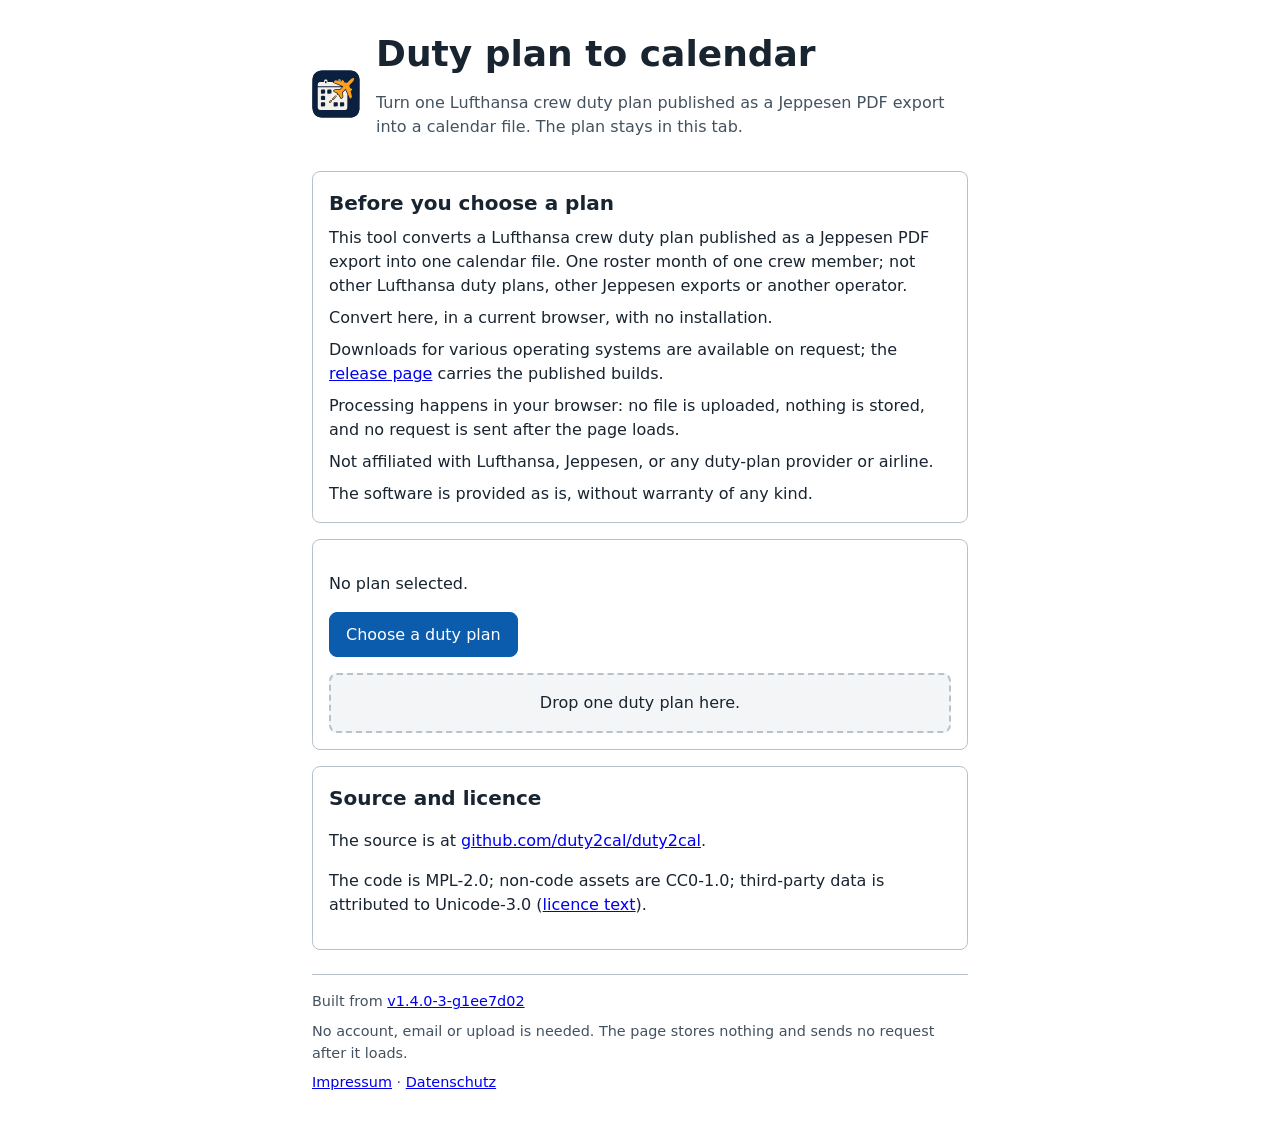
<file: index.html>
<!doctype html>
<html lang="en">
<head>
  <meta charset="utf-8">
  <meta name="viewport" content="width=device-width, initial-scale=1">
  <!-- connect-src 'none' forbids every fetch; the WASM bytes are inlined by
       scripts/build-web.sh and passed to init(bytes). Never weaken this. -->
  <meta http-equiv="Content-Security-Policy" content="default-src 'self'; connect-src 'none'; script-src 'self' 'wasm-unsafe-eval'; style-src 'self'; img-src 'self' data:; object-src 'none'; base-uri 'none'; form-action 'none'">
  <title>Duty plan to calendar</title>
  <link rel="icon" type="image/svg+xml" href="./icon.svg">
  <link rel="icon" type="image/png" href="./icon.png">
  <link rel="stylesheet" href="./styles.css">
  <script src="./capability.js" defer></script>
  <script type="module" src="./app.js"></script>
</head>
<body>
  <header class="page-header">
    <div class="brand">
      <img class="app-icon" src="./icon.svg" alt="duty2cal" width="48" height="48">
      <div class="brand-text">
        <h1>Duty plan to calendar</h1>
        <p class="lede">Turn one Lufthansa crew duty plan published as a Jeppesen PDF export into a calendar file. The plan stays in this tab.</p>
      </div>
    </div>
  </header>

  <main>
    <section id="terms" class="panel" aria-labelledby="terms-heading">
      <h2 id="terms-heading">Before you choose a plan</h2>
      <ul class="statements">
        <li data-site-statement="what-it-does">This tool converts a Lufthansa crew duty plan published as a Jeppesen PDF export into one calendar file. One roster month of one crew member; not other Lufthansa duty plans, other Jeppesen exports or another operator.</li>
        <li data-site-statement="browser-route">Convert here, in a current browser, with no installation.</li>
        <li data-site-statement="archive-route">Downloads for various operating systems are available on request; the <a href="https://github.com/duty2cal/duty2cal/releases">release page</a> carries the published builds.</li>
        <li data-site-statement="privacy">Processing happens in your browser: no file is uploaded, nothing is stored, and no request is sent after the page loads.</li>
        <li data-site-statement="non-affiliation">Not affiliated with Lufthansa, Jeppesen, or any duty-plan provider or airline.</li>
        <li data-site-statement="as-is">The software is provided as is, without warranty of any kind.</li>
      </ul>
    </section>

    <section id="cannot-run" class="panel panel--failure" hidden>
      <h2>This browser cannot run the converter</h2>
      <p id="cannot-run-reason"></p>
    </section>

    <section id="plan-actions" class="panel" hidden>
      <p id="status" role="status" aria-live="polite">No plan selected.</p>
      <div class="controls">
        <button id="choose" type="button" class="button">Choose a duty plan</button>
        <label class="visually-hidden" for="plan">Choose a duty plan</label>
        <input id="plan" type="file" accept="application/pdf,.pdf" hidden>
      </div>
      <div id="drop-zone" class="drop-zone">Drop one duty plan here.</div>
      <div id="offer" class="offer" hidden>
        <h2>Calendar ICS ready</h2>
        <p id="ready-status" class="offer-note" role="status" aria-live="polite"></p>
        <div id="warnings" class="diagnostics" hidden>
          <h3>Unknown duties</h3>
          <ul id="warning-list" class="diagnostics__list"></ul>
        </div>
        <p id="offer-copy">You can choose where to save the file.</p>
        <div id="offer-links"></div>
        <p id="offer-note" class="offer-note" hidden></p>
        <button id="reset-ready" type="button" class="button">Open new/next duty plan PDF</button>
      </div>
      <section id="failure" class="panel panel--failure" role="alert" hidden>
        <h2>Conversion failed</h2>
        <p id="failure-reason"></p>
        <div id="failure-errors" class="diagnostics" hidden>
          <h3>Errors</h3>
          <ul id="error-list" class="diagnostics__list"></ul>
        </div>
        <div id="failure-warnings" class="diagnostics" hidden>
          <h3>Warnings</h3>
          <ul id="failure-warning-list" class="diagnostics__list"></ul>
        </div>
        <div id="failure-offer"></div>
        <p id="failure-note" hidden></p>
        <button id="reset" type="button" class="button">Choose another plan</button>
      </section>
    </section>

    <section id="source" class="panel" aria-labelledby="source-heading">
      <h2 id="source-heading">Source and licence</h2>
      <p data-site-statement="source">The source is at <a href="https://github.com/duty2cal/duty2cal">github.com/duty2cal/duty2cal</a>.</p>
      <p data-site-statement="license">The code is MPL-2.0; non-code assets are CC0-1.0; third-party data is attributed to Unicode-3.0 (<a href="https://github.com/duty2cal/duty2cal/blob/main/LICENSES/MPL-2.0.txt">licence text</a>).</p>
    </section>
  </main>

  <footer class="page-footer">
    <p>Built from <a href="https://github.com/duty2cal/duty2cal/commit/1ee7d02b02cb3742f6bf9a5e1b25597565072435"><span data-site-statement="built-revision">v1.4.0-3-g1ee7d02</span></a></p>
    <p>No account, email or upload is needed. The page stores nothing and sends no request after it loads.</p>
    <p><a href="./impressum.html">Impressum</a> · <a href="./privacy.html">Datenschutz</a></p>
  </footer>
</body>
</html>
</file>
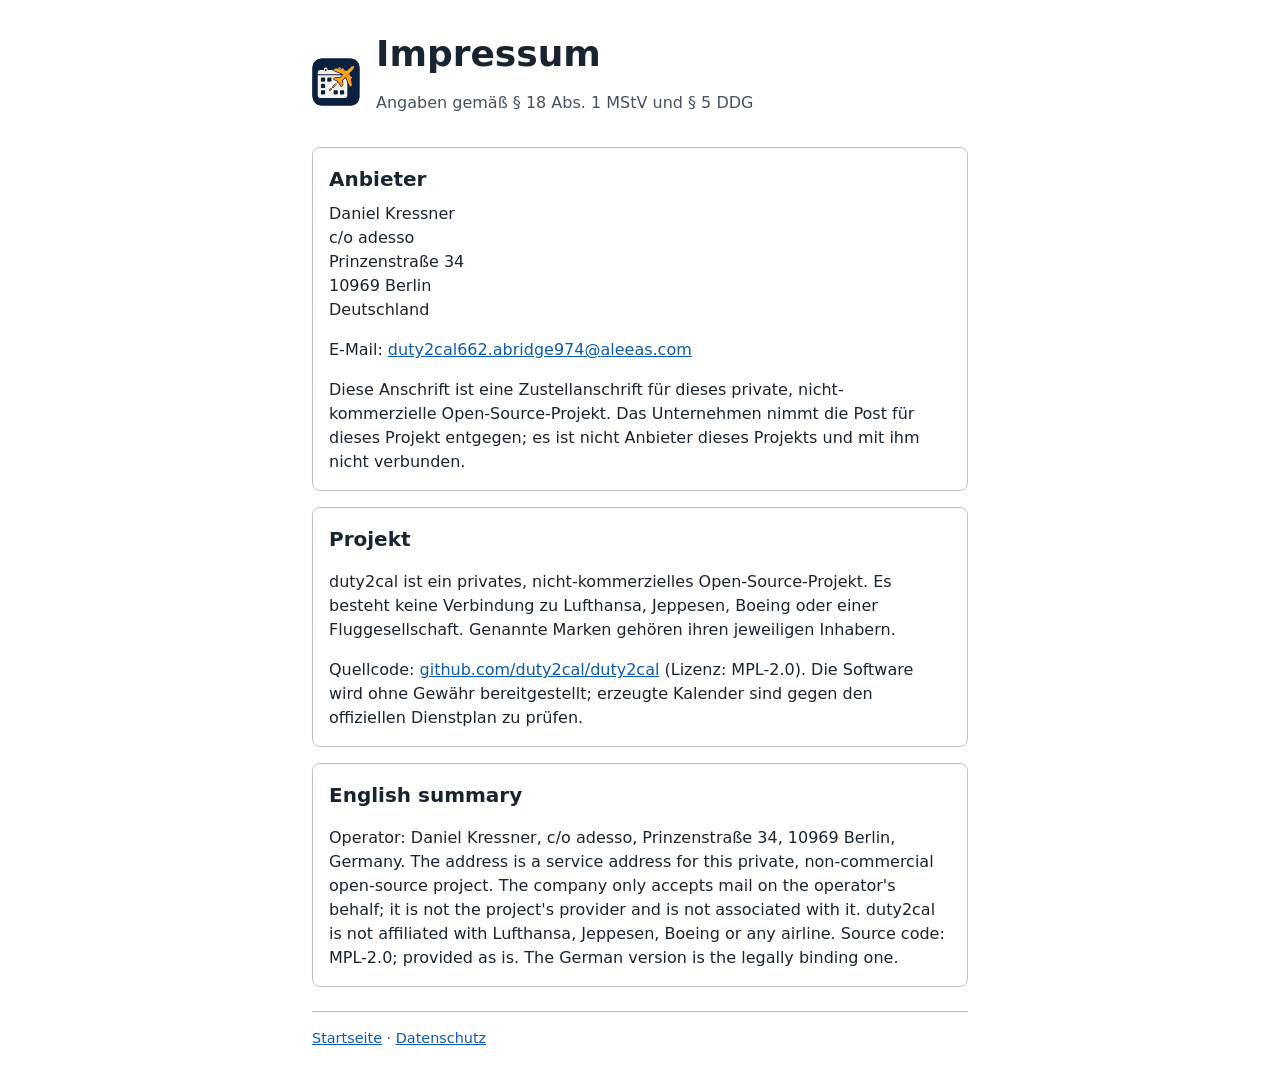
<file: impressum.html>
<!doctype html>
<html lang="de">
<head>
  <meta charset="utf-8">
  <meta name="viewport" content="width=device-width, initial-scale=1">
  <meta http-equiv="Content-Security-Policy" content="default-src 'self'; script-src 'none'; style-src 'self'; img-src 'self' data:; connect-src 'none'; object-src 'none'; base-uri 'none'; form-action 'none'">
  <title>Impressum — duty2cal</title>
  <link rel="icon" type="image/svg+xml" href="./icon.svg">
  <link rel="icon" type="image/png" href="./icon.png">
  <link rel="stylesheet" href="./styles.css">
</head>
<body class="notice-page">
  <header class="page-header">
    <div class="brand">
      <img class="app-icon" src="./icon.svg" alt="duty2cal" width="48" height="48">
      <div class="brand-text">
        <h1>Impressum</h1>
        <p class="lede">Angaben gemäß § 18 Abs. 1 MStV und § 5 DDG</p>
      </div>
    </div>
  </header>

  <main>
    <section class="panel notice" aria-labelledby="operator">
      <h2 id="operator">Anbieter</h2>
      <address>
        Daniel Kressner<br>
        c/o adesso<br>
        Prinzenstraße 34<br>
        10969 Berlin<br>
        Deutschland
      </address>
      <p>E-Mail: <a href="mailto:duty2cal662.abridge974@aleeas.com">duty2cal662.abridge974@<wbr>aleeas.com</a></p>
      <p>Diese Anschrift ist eine Zustellanschrift für dieses private, nicht-kommerzielle Open-Source-Projekt. Das Unternehmen nimmt die Post für dieses Projekt entgegen; es ist nicht Anbieter dieses Projekts und mit ihm nicht verbunden.</p>
    </section>

    <section class="panel notice" aria-labelledby="project">
      <h2 id="project">Projekt</h2>
      <p>duty2cal ist ein privates, nicht-kommerzielles Open-Source-Projekt. Es besteht keine Verbindung zu Lufthansa, Jeppesen, Boeing oder einer Fluggesellschaft. Genannte Marken gehören ihren jeweiligen Inhabern.</p>
      <p>Quellcode: <a href="https://github.com/duty2cal/duty2cal">github.com/duty2cal/duty2cal</a> (Lizenz: MPL-2.0). Die Software wird ohne Gewähr bereitgestellt; erzeugte Kalender sind gegen den offiziellen Dienstplan zu prüfen.</p>
    </section>

    <section class="panel notice" lang="en" aria-labelledby="english">
      <h2 id="english">English summary</h2>
      <p>Operator: Daniel Kressner, c/o adesso, Prinzenstraße 34, 10969 Berlin, Germany. The address is a service address for this private, non-commercial open-source project. The company only accepts mail on the operator's behalf; it is not the project's provider and is not associated with it. duty2cal is not affiliated with Lufthansa, Jeppesen, Boeing or any airline. Source code: MPL-2.0; provided as is. The German version is the legally binding one.</p>
    </section>
  </main>

  <footer class="page-footer">
    <p><a href="./index.html">Startseite</a> · <a href="./privacy.html">Datenschutz</a></p>
  </footer>
</body>
</html>
</file>
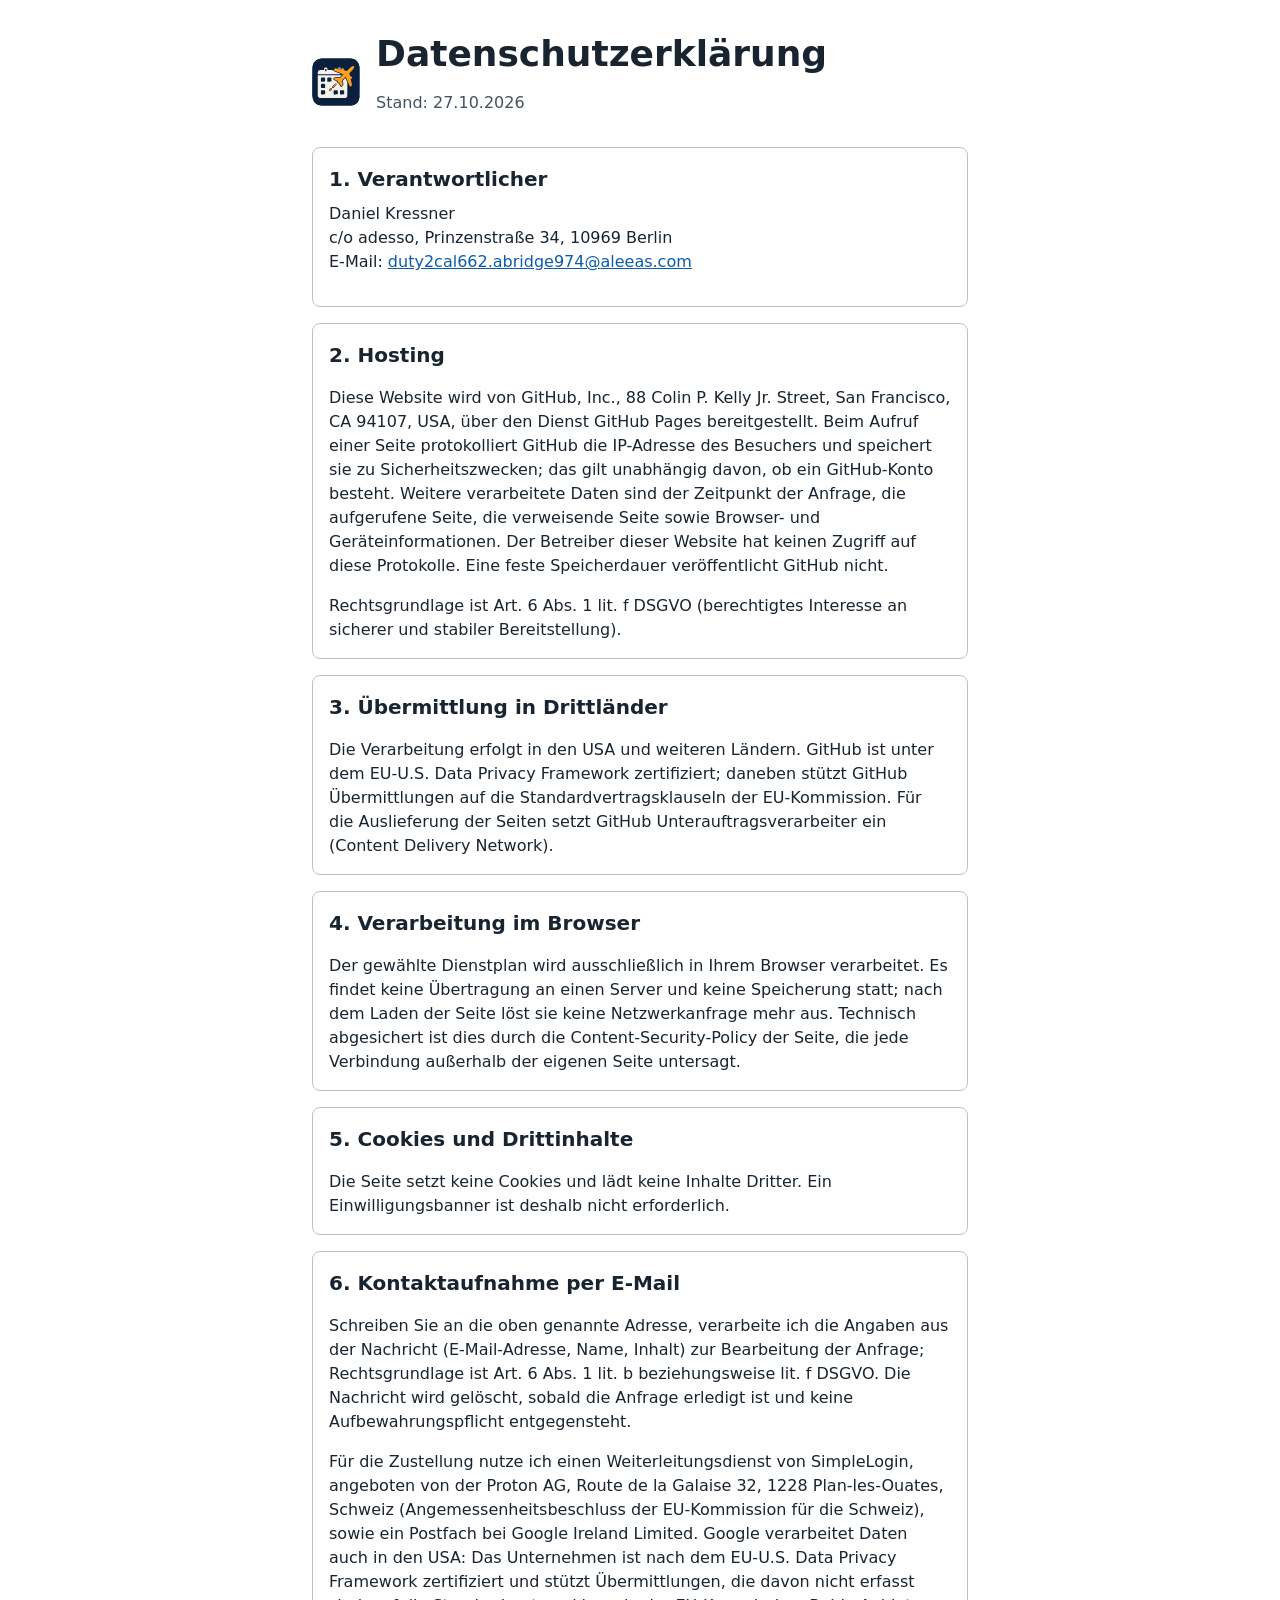
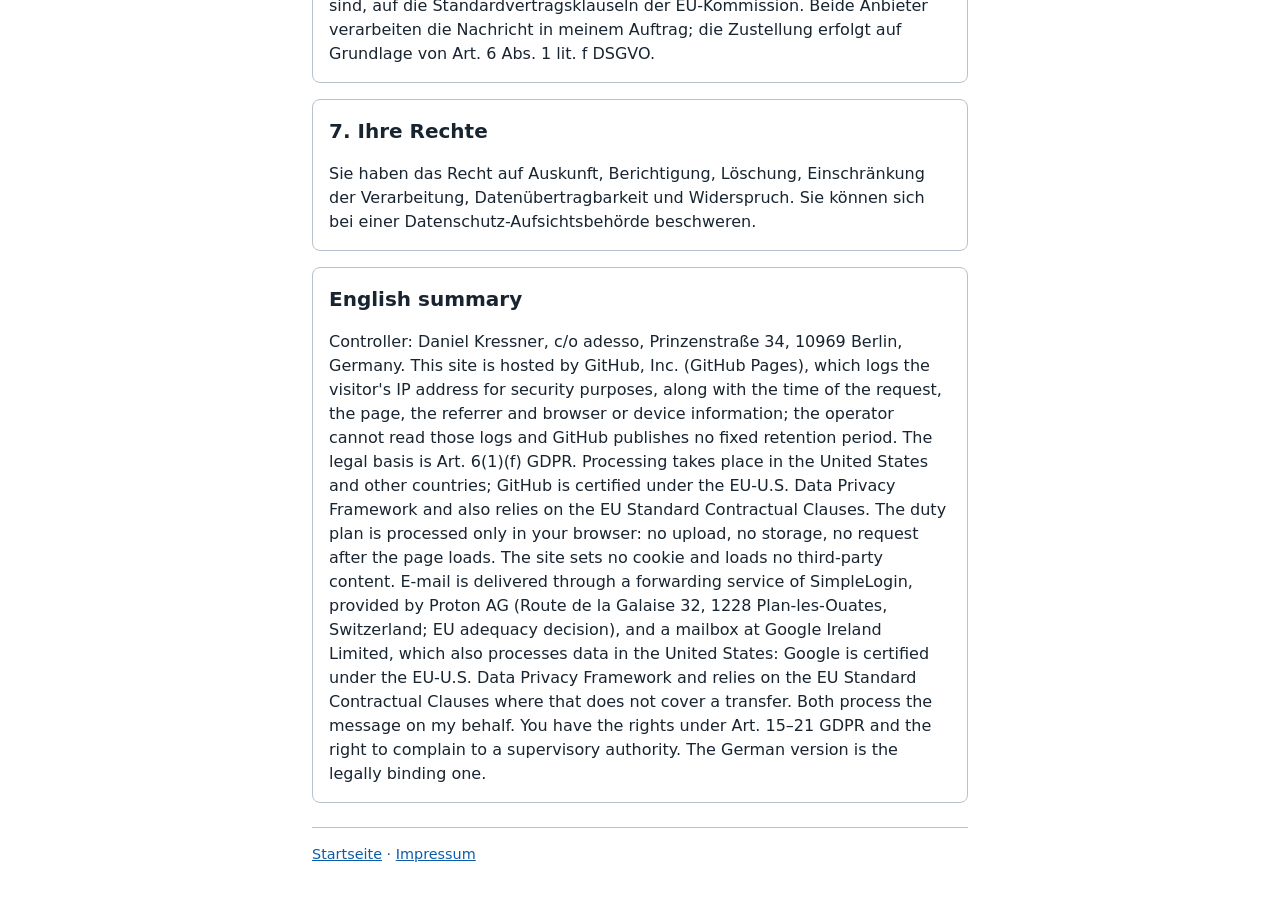
<file: privacy.html>
<!doctype html>
<html lang="de">
<head>
  <meta charset="utf-8">
  <meta name="viewport" content="width=device-width, initial-scale=1">
  <meta http-equiv="Content-Security-Policy" content="default-src 'self'; script-src 'none'; style-src 'self'; img-src 'self' data:; connect-src 'none'; object-src 'none'; base-uri 'none'; form-action 'none'">
  <title>Datenschutzerklärung — duty2cal</title>
  <link rel="icon" type="image/svg+xml" href="./icon.svg">
  <link rel="icon" type="image/png" href="./icon.png">
  <link rel="stylesheet" href="./styles.css">
</head>
<body class="notice-page">
  <header class="page-header">
    <div class="brand">
      <img class="app-icon" src="./icon.svg" alt="duty2cal" width="48" height="48">
      <div class="brand-text">
        <h1>Datenschutz&shy;erklärung</h1>
        <p class="lede">Stand: 27.10.2026</p>
      </div>
    </div>
  </header>

  <main>
    <section class="panel notice" aria-labelledby="controller">
      <h2 id="controller">1. Verantwortlicher</h2>
      <address>
        Daniel Kressner<br>
        c/o adesso, Prinzenstraße 34, 10969 Berlin<br>
        E-Mail: <a href="mailto:duty2cal662.abridge974@aleeas.com">duty2cal662.abridge974@<wbr>aleeas.com</a>
      </address>
    </section>

    <section class="panel notice" aria-labelledby="hosting">
      <h2 id="hosting">2. Hosting</h2>
      <p>Diese Website wird von GitHub, Inc., 88 Colin P. Kelly Jr. Street, San Francisco, CA 94107, USA, über den Dienst GitHub Pages bereitgestellt. Beim Aufruf einer Seite protokolliert GitHub die IP-Adresse des Besuchers und speichert sie zu Sicherheitszwecken; das gilt unabhängig davon, ob ein GitHub-Konto besteht. Weitere verarbeitete Daten sind der Zeitpunkt der Anfrage, die aufgerufene Seite, die verweisende Seite sowie Browser- und Geräteinformationen. Der Betreiber dieser Website hat keinen Zugriff auf diese Protokolle. Eine feste Speicherdauer veröffentlicht GitHub nicht.</p>
      <p>Rechtsgrundlage ist Art. 6 Abs. 1 lit. f DSGVO (berechtigtes Interesse an sicherer und stabiler Bereitstellung).</p>
    </section>

    <section class="panel notice" aria-labelledby="transfer">
      <h2 id="transfer">3. Übermittlung in Drittländer</h2>
      <p>Die Verarbeitung erfolgt in den USA und weiteren Ländern. GitHub ist unter dem EU-U.S. Data Privacy Framework zertifiziert; daneben stützt GitHub Übermittlungen auf die Standardvertragsklauseln der EU-Kommission. Für die Auslieferung der Seiten setzt GitHub Unterauftragsverarbeiter ein (Content Delivery Network).</p>
    </section>

    <section class="panel notice" aria-labelledby="browser">
      <h2 id="browser">4. Verarbeitung im Browser</h2>
      <p>Der gewählte Dienstplan wird ausschließlich in Ihrem Browser verarbeitet. Es findet keine Übertragung an einen Server und keine Speicherung statt; nach dem Laden der Seite löst sie keine Netzwerkanfrage mehr aus. Technisch abgesichert ist dies durch die Content-Security-Policy der Seite, die jede Verbindung außerhalb der eigenen Seite untersagt.</p>
    </section>

    <section class="panel notice" aria-labelledby="cookies">
      <h2 id="cookies">5. Cookies und Drittinhalte</h2>
      <p>Die Seite setzt keine Cookies und lädt keine Inhalte Dritter. Ein Einwilligungsbanner ist deshalb nicht erforderlich.</p>
    </section>

    <section class="panel notice" aria-labelledby="mail">
      <h2 id="mail">6. Kontaktaufnahme per E-Mail</h2>
      <p>Schreiben Sie an die oben genannte Adresse, verarbeite ich die Angaben aus der Nachricht (E-Mail-Adresse, Name, Inhalt) zur Bearbeitung der Anfrage; Rechtsgrundlage ist Art. 6 Abs. 1 lit. b beziehungsweise lit. f DSGVO. Die Nachricht wird gelöscht, sobald die Anfrage erledigt ist und keine Aufbewahrungspflicht entgegensteht.</p>
      <p>Für die Zustellung nutze ich einen Weiterleitungsdienst von SimpleLogin, angeboten von der Proton AG, Route de la Galaise 32, 1228 Plan-les-Ouates, Schweiz (Angemessenheitsbeschluss der EU-Kommission für die Schweiz), sowie ein Postfach bei Google Ireland Limited. Google verarbeitet Daten auch in den USA: Das Unternehmen ist nach dem EU-U.S. Data Privacy Framework zertifiziert und stützt Übermittlungen, die davon nicht erfasst sind, auf die Standardvertragsklauseln der EU-Kommission. Beide Anbieter verarbeiten die Nachricht in meinem Auftrag; die Zustellung erfolgt auf Grundlage von Art. 6 Abs. 1 lit. f DSGVO.</p>
    </section>

    <section class="panel notice" aria-labelledby="rights">
      <h2 id="rights">7. Ihre Rechte</h2>
      <p>Sie haben das Recht auf Auskunft, Berichtigung, Löschung, Einschränkung der Verarbeitung, Datenübertragbarkeit und Widerspruch. Sie können sich bei einer Datenschutz-Aufsichtsbehörde beschweren.</p>
    </section>

    <section class="panel notice" lang="en" aria-labelledby="english">
      <h2 id="english">English summary</h2>
      <p>Controller: Daniel Kressner, c/o adesso, Prinzenstraße 34, 10969 Berlin, Germany. This site is hosted by GitHub, Inc. (GitHub Pages), which logs the visitor's IP address for security purposes, along with the time of the request, the page, the referrer and browser or device information; the operator cannot read those logs and GitHub publishes no fixed retention period. The legal basis is Art. 6(1)(f) GDPR. Processing takes place in the United States and other countries; GitHub is certified under the EU-U.S. Data Privacy Framework and also relies on the EU Standard Contractual Clauses. The duty plan is processed only in your browser: no upload, no storage, no request after the page loads. The site sets no cookie and loads no third-party content. E-mail is delivered through a forwarding service of SimpleLogin, provided by Proton AG (Route de la Galaise 32, 1228 Plan-les-Ouates, Switzerland; EU adequacy decision), and a mailbox at Google Ireland Limited, which also processes data in the United States: Google is certified under the EU-U.S. Data Privacy Framework and relies on the EU Standard Contractual Clauses where that does not cover a transfer. Both process the message on my behalf. You have the rights under Art. 15–21 GDPR and the right to complain to a supervisory authority. The German version is the legally binding one.</p>
    </section>
  </main>

  <footer class="page-footer">
    <p><a href="./index.html">Startseite</a> · <a href="./impressum.html">Impressum</a></p>
  </footer>
</body>
</html>
</file>
<file: styles.css>
/* SPDX-License-Identifier: MPL-2.0
   Converter screen tokens and layout. Colours meet WCAG 2.2 AA; motion uses
   only opacity/translate and collapses under prefers-reduced-motion. */
:root {
  --surface: #ffffff;
  --surface-muted: #f3f5f7;
  --ink: #182430;
  --ink-muted: #44525f;
  --accent: #0b5cad;
  --accent-ink: #ffffff;
  --border: #b8c2cc;
  --failure-surface: #fdf1f0;
  --failure-ink: #8a1c13;
  --focus: #0b5cad;
  --motion-duration: 120ms;
  --radius: 8px;
  --space: 1rem;
  font-family: system-ui, -apple-system, 'Segoe UI', Roboto, sans-serif;
}

@media (prefers-reduced-motion: reduce) {
  :root {
    --motion-duration: 0ms;
  }
}

body {
  box-sizing: border-box;
  margin: 0 auto;
  max-width: 720px;
  padding: 16px;
  background: var(--surface);
  color: var(--ink);
  line-height: 1.5;
}

h1 {
  font-size: 28px;
  line-height: 1.2;
  margin: 0 0 0.5rem;
}

@media (min-width: 480px) {
  body {
    padding: 24px;
  }
}

@media (min-width: 720px) {
  body {
    max-width: 720px;
    padding: 32px;
  }

  h1 {
    font-size: 36px;
  }
}

@media (max-width: 479px) {
  .controls {
    flex-direction: column;
  }

  .controls .button {
    width: 100%;
  }
}

h2 {
  font-size: 1.25rem;
  margin: 0 0 0.5rem;
}

.lede,
.page-footer {
  color: var(--ink-muted);
}

.brand {
  display: flex;
  align-items: center;
  gap: var(--space);
}

.brand-text {
  min-width: 0;
}

.app-icon {
  display: block;
  flex: none;
  width: 48px;
  height: 48px;
  border-radius: var(--radius);
}

.statements {
  list-style: none;
  margin: 0;
  padding: 0;
}

.statements li {
  margin: 0 0 0.5rem;
}

.statements li:last-child {
  margin-bottom: 0;
}

.page-footer p {
  margin: 0 0 0.5rem;
}

.page-footer p:last-child {
  margin-bottom: 0;
}

.panel {
  border: 1px solid var(--border);
  border-radius: var(--radius);
  padding: var(--space);
  margin-top: var(--space);
  background: var(--surface);
}

.panel--failure {
  background: var(--failure-surface);
  border-color: var(--failure-ink);
}

.panel--failure h2 {
  color: var(--failure-ink);
}

.controls {
  display: flex;
  flex-wrap: wrap;
  gap: 0.75rem;
  margin-top: var(--space);
}

.button {
  font: inherit;
  min-height: 44px;
  padding: 0.6rem 1rem;
  border: 1px solid var(--accent);
  border-radius: var(--radius);
  background: var(--accent);
  color: var(--accent-ink);
  cursor: pointer;
  transition: opacity var(--motion-duration) ease, transform var(--motion-duration) ease;
}

.button:hover {
  opacity: 0.92;
}

.button:focus-visible,
a:focus-visible {
  outline: 3px solid var(--focus);
  outline-offset: 2px;
}

.button:disabled {
  cursor: not-allowed;
  opacity: 0.6;
}

.drop-zone {
  margin-top: var(--space);
  padding: var(--space);
  border: 2px dashed var(--border);
  border-radius: var(--radius);
  background: var(--surface-muted);
  text-align: center;
}

.offer {
  margin-top: var(--space);
}

.offer h2 {
  margin-top: 0;
}

#offer-links {
  display: flex;
  flex-wrap: wrap;
  gap: 0.75rem;
  margin-top: var(--space);
}

#offer-links .button {
  display: inline-flex;
  align-items: center;
  max-width: 100%;
  overflow-wrap: anywhere;
  text-align: center;
}

.offer .button {
  margin-top: var(--space);
}

.offer #offer-links .button {
  margin-top: 0;
}

.offer-note {
  color: var(--ink-muted);
  overflow-wrap: anywhere;
}

#failure-offer {
  margin-top: var(--space);
}

#failure-offer .button {
  display: inline-flex;
  align-items: center;
  max-width: 100%;
  overflow-wrap: anywhere;
  text-align: center;
}

#failure > .button {
  margin-top: var(--space);
}

.diagnostics {
  margin-top: var(--space);
  border-left: 3px solid var(--border);
  padding-left: var(--space);
}

.diagnostics h2,
.diagnostics h3 {
  font-size: 1rem;
  line-height: 1.2;
  margin: 0 0 0.5rem;
}

.diagnostics__list {
  margin: 0;
  padding-left: 1.25rem;
}

.diagnostics__list li {
  overflow-wrap: anywhere;
}

.panel--failure .diagnostics__list li::marker {
  color: var(--failure-ink);
}

.page-footer {
  margin-top: calc(var(--space) * 1.5);
  border-top: 1px solid var(--border);
  padding-top: var(--space);
  font-size: 0.9rem;
}

.visually-hidden {
  position: absolute;
  width: 1px;
  height: 1px;
  overflow: hidden;
  clip: rect(0 0 0 0);
  white-space: nowrap;
}

/* Legal notice pages. They are static documents in the same shell: one
   column, the same tokens, no script and no controls beyond links. The
   heading is allowed to hyphenate: "Datenschutzerklärung" is longer than the
   header's measure at 360 px, and a clipped title is a defect. A mail address
   longer than the panel breaks rather than leaving it. */
.brand-text {
  min-width: 0;
}

.brand h1 {
  hyphens: auto;
}
.notice h2 {
  margin-top: 0;
}

.notice p:last-child,
.notice address + p:last-child {
  margin-bottom: 0;
}

.notice address {
  font-style: normal;
  margin: 0 0 var(--space);
}

.notice .muted {
  color: var(--ink-muted);
  font-size: 0.9rem;
}

.notice-page a {
  color: var(--accent);
}

.notice a {
  overflow-wrap: anywhere;
}
</file>
